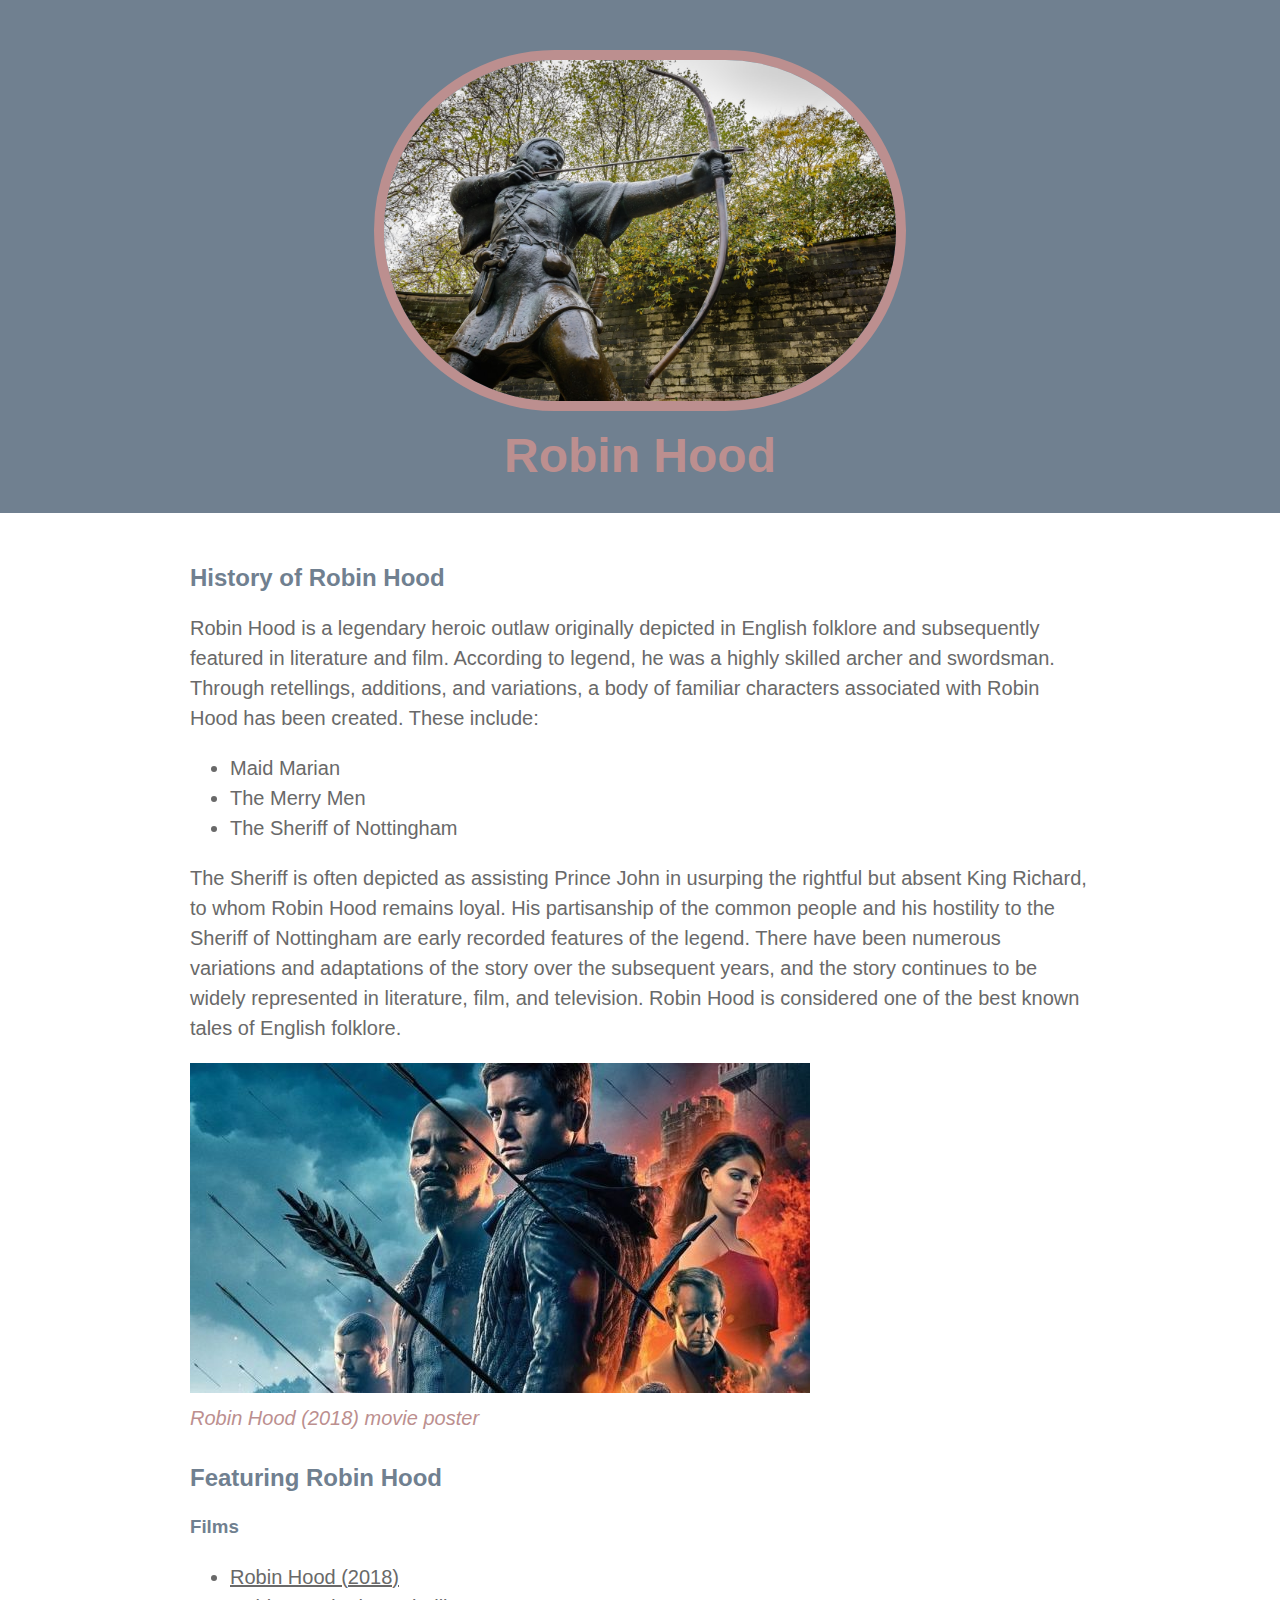
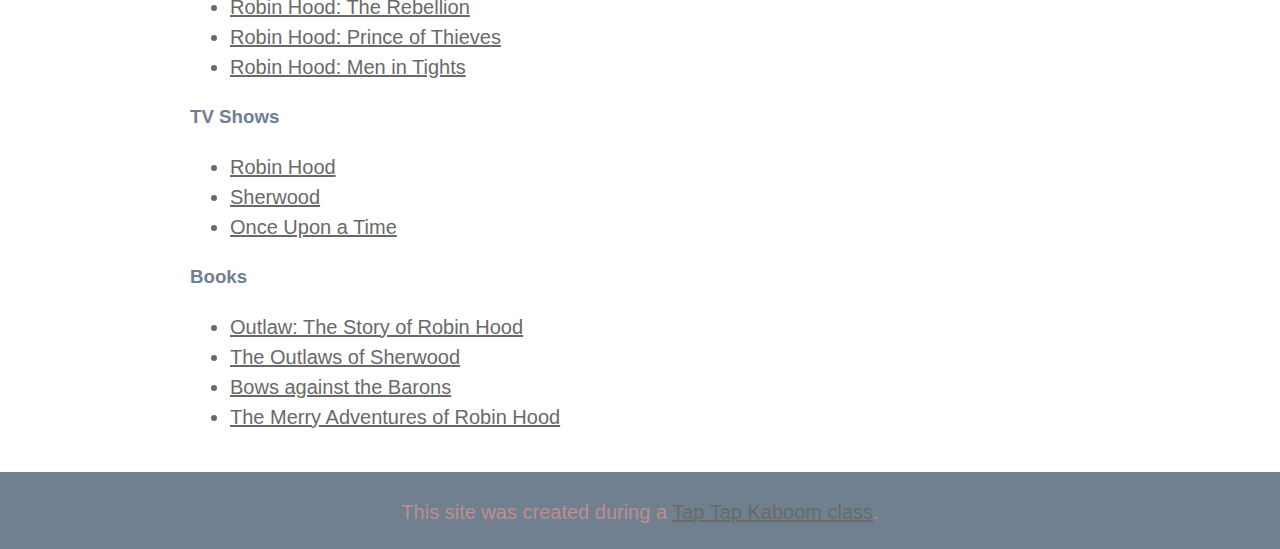
<file: index.html>
<!DOCTYPE html>
<html lang="en" dir="ltr">
  <head>
    <meta charset="utf-8">
    <title>Robin Hood</title>
    <link rel="icon" href="img/robin-hood.jpg">
    <link rel="stylesheet" href="css/robinhood.css" type="text/css">
  </head>
  <body>
    <!-- header element -->
    <header>
      <img src="img/Robin-hood-statue.jpeg" alt="Robin Hood Statue">
      <h1>Robin Hood</h1>
    </header>

    <!-- main element -->
    <main>
      <h2>History of Robin Hood</h2>
      <p>
        Robin Hood is a legendary heroic outlaw originally depicted in English folklore
         and subsequently featured in literature and film.
         According to legend, he was a highly skilled archer and swordsman.
         Through retellings, additions, and variations, a body of familiar characters
         associated with Robin Hood has been created.
         These include:
      </p>
        <ul>
          <li>Maid Marian</li>
          <li>The Merry Men</li>
          <li>The Sheriff of Nottingham</li>
        </ul>
      <p>
        The Sheriff is often depicted as assisting Prince John in usurping the rightful
        but absent King Richard, to whom Robin Hood remains loyal.
        His partisanship of the common people and his hostility to the Sheriff of Nottingham
        are early recorded features of the legend.
        There have been numerous variations and adaptations of the story over the
        subsequent years, and the story continues to be widely represented in literature,
        film, and television.
        Robin Hood is considered one of the best known tales of English folklore.
      </p>
      <img src="img/robinhood-movie.jpg" alt="robin hood movie poster" >
      <p class="caption">Robin Hood (2018) movie poster</p>


      <!-- Robin hood films , tv shows and books -->
      <h2>Featuring Robin Hood</h2>
      <h3>Films</h3>
      <ul>
        <li><a href="https://www.rottentomatoes.com/m/robin_hood_2018" target="_blank"> Robin Hood (2018)</a></li>
        <li><a href="https://www.rottentomatoes.com/m/robin_hood_the_rebellion" target="_blank"> Robin Hood: The Rebellion</a></li>
        <li><a href="https://www.rottentomatoes.com/m/robin_hood_prince_of_thieves" target="_blank"> Robin Hood: Prince of Thieves</a></li>
        <li><a href="https://www.rottentomatoes.com/m/robin_hood_men_in_tights" target="_blank"> Robin Hood: Men in Tights</a></li>
      </ul>
      <h3>TV Shows</h3>
      <ul>
        <li><a href="https://en.wikipedia.org/wiki/Robin_Hood_(2006_TV_series)" target="_blank"> Robin Hood</a></li>
        <li><a href="https://en.wikipedia.org/wiki/Sherwood_(TV_series)" target="_blank"> Sherwood</a></li>
        <li><a href="https://en.wikipedia.org/wiki/Once_Upon_a_Time_(TV_series)" target="_blank"> Once Upon a Time</a></li>
      </ul>
      <h3>Books</h3>
      <ul>
        <li><a href="https://www.amazon.co.uk/Outlaw-story-Robin-Michael-Morpurgo/dp/0007465920" target="_blank">Outlaw: The Story of Robin Hood</a></li>
        <li><a href="https://en.wikipedia.org/wiki/The_Outlaws_of_Sherwood" target="_blank"> The Outlaws of Sherwood</a></li>
        <li><a href="https://en.wikipedia.org/wiki/Bows_against_the_Barons" target="_blank"> Bows against the Barons</a></li>
        <li><a href="https://en.wikipedia.org/wiki/The_Merry_Adventures_of_Robin_Hood" target="_blank"> The Merry Adventures of Robin Hood</a></li>
      </ul>
    </main>

    <!-- Footer element -->
    <footer>
      <p>
        This site was created during a <a href="https://taptapkaboom.com" target="_blank">Tap Tap Kaboom class</a>.
      </p>
    </footer>
  </body>
</html>
</file>
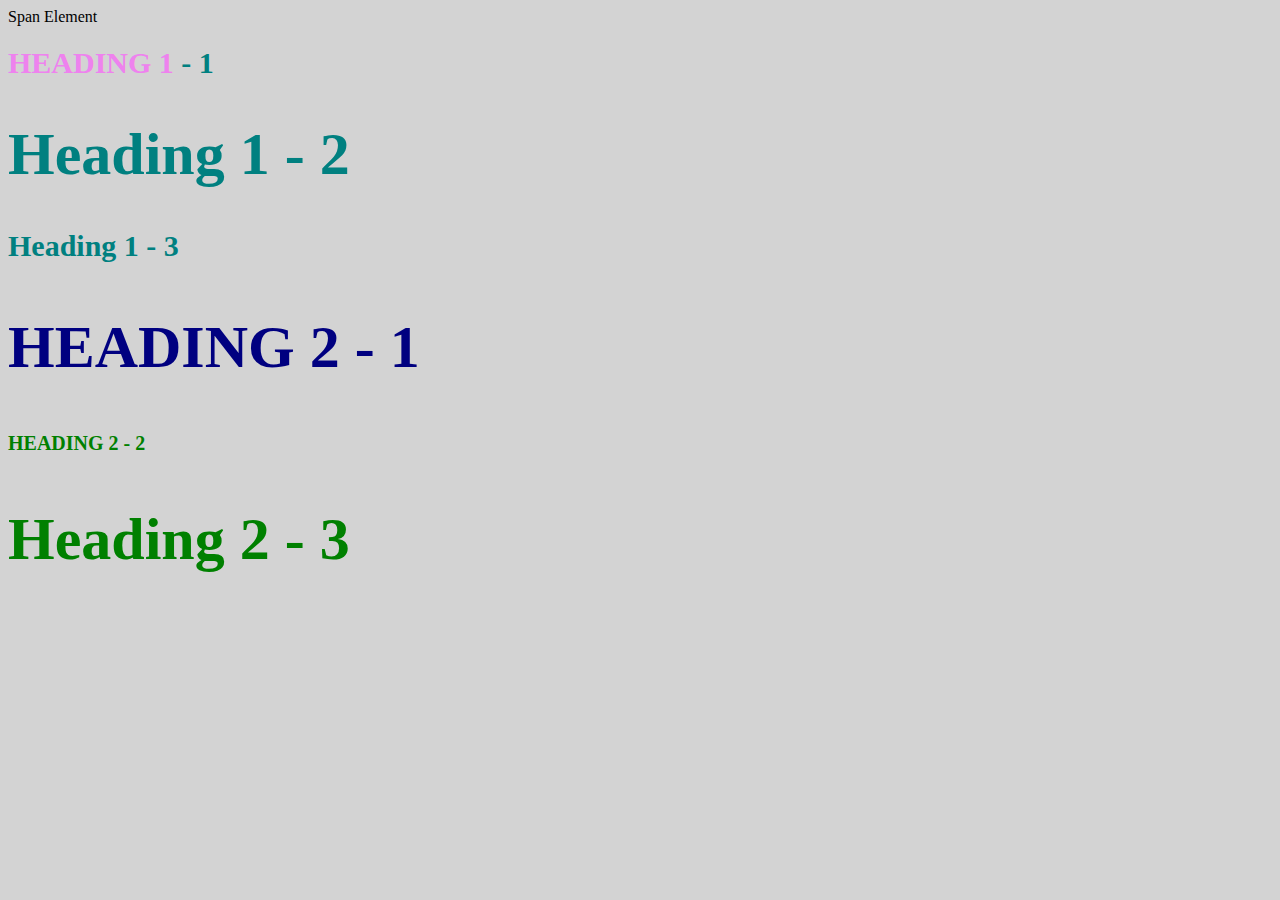
<file: style-test.html>
<!DOCTYPE html>
<html lang="en" dir="ltr">
  <head>
    <meta charset="utf-8">
    <link rel="stylesheet" href="css/test.css" type="text/css">

  </head>
  <body>
    <span>Span Element</span>
    <h1 class = "uppercase"><span>Heading 1</span> - 1</h1>
    <h1 class = "big">Heading 1 - 2</h1>
    <h1>Heading 1 - 3</h1>
    <h2 class = "big uppercase">Heading 2 - 1</h2>
    <h2 class = "uppercase">Heading 2 - 2</h2>
    <h2 class = "big">Heading 2 - 3</h2>
  </body>
</html>
</file>
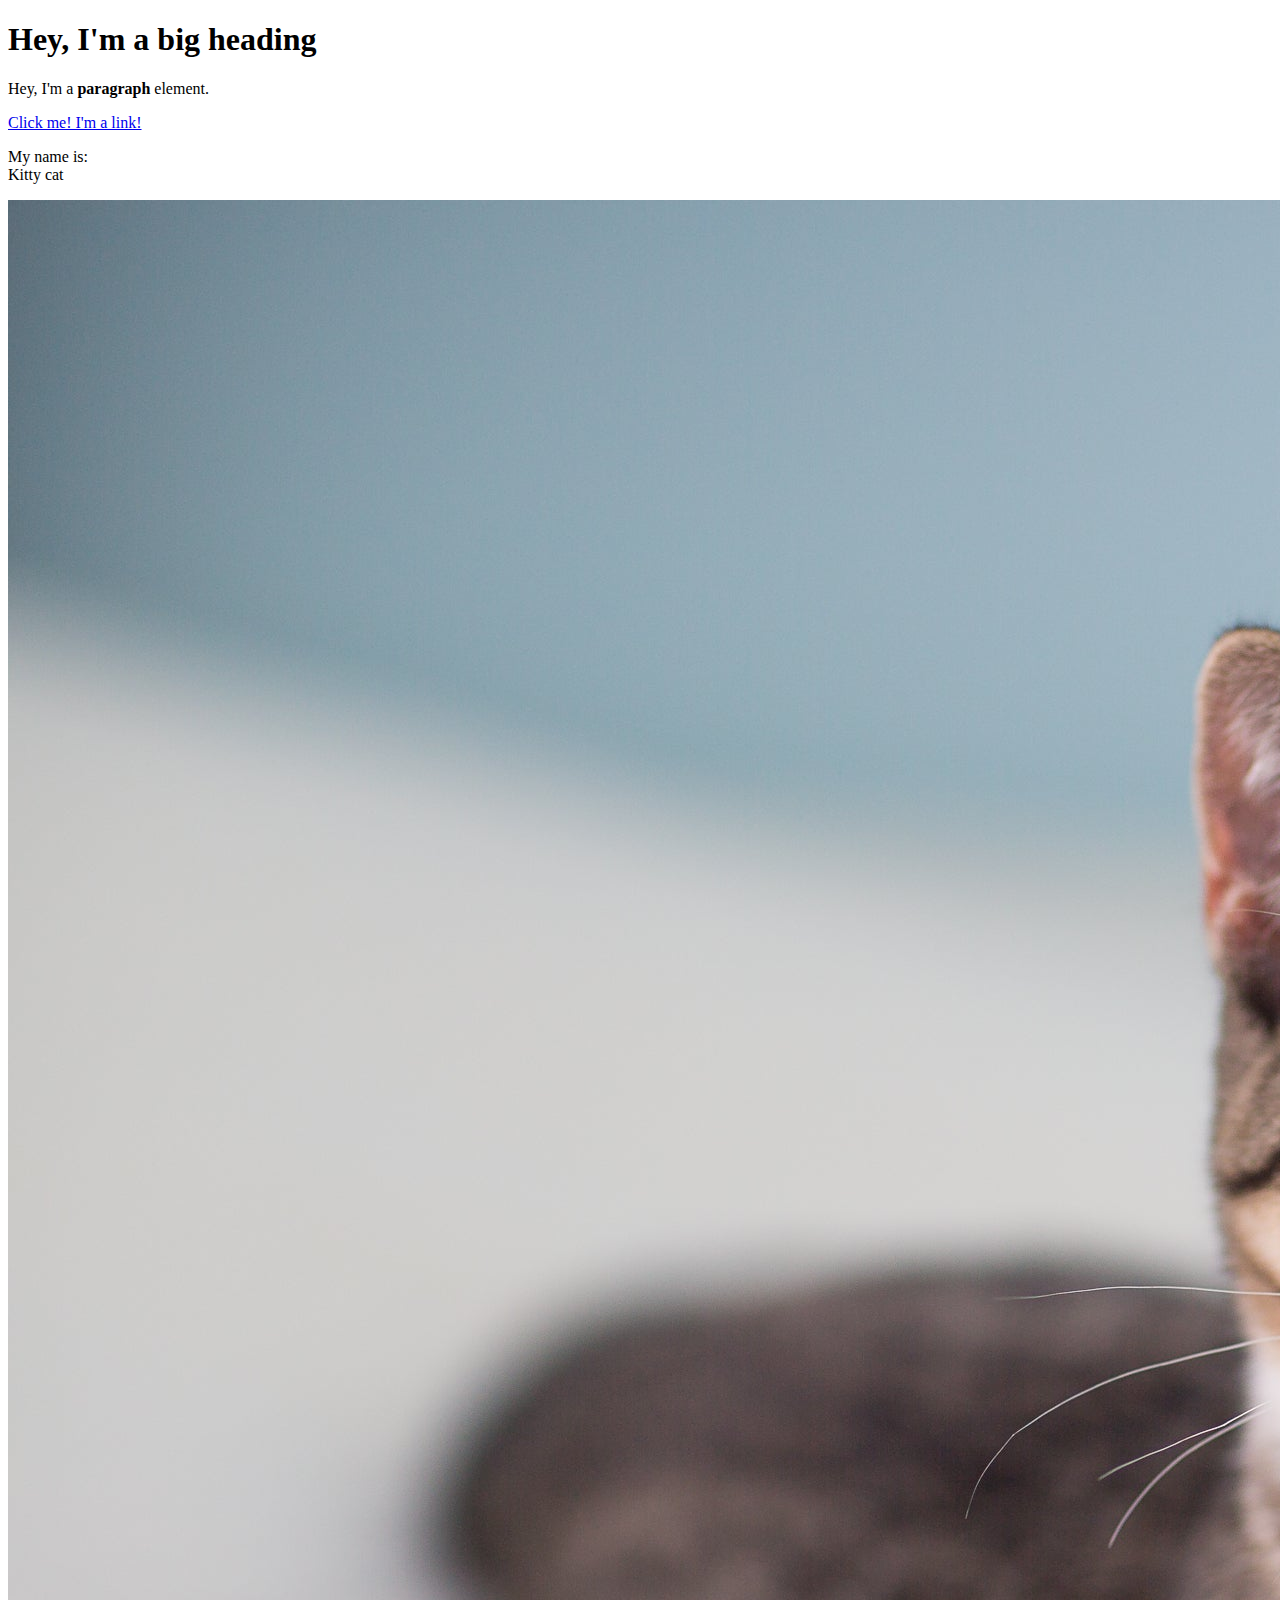
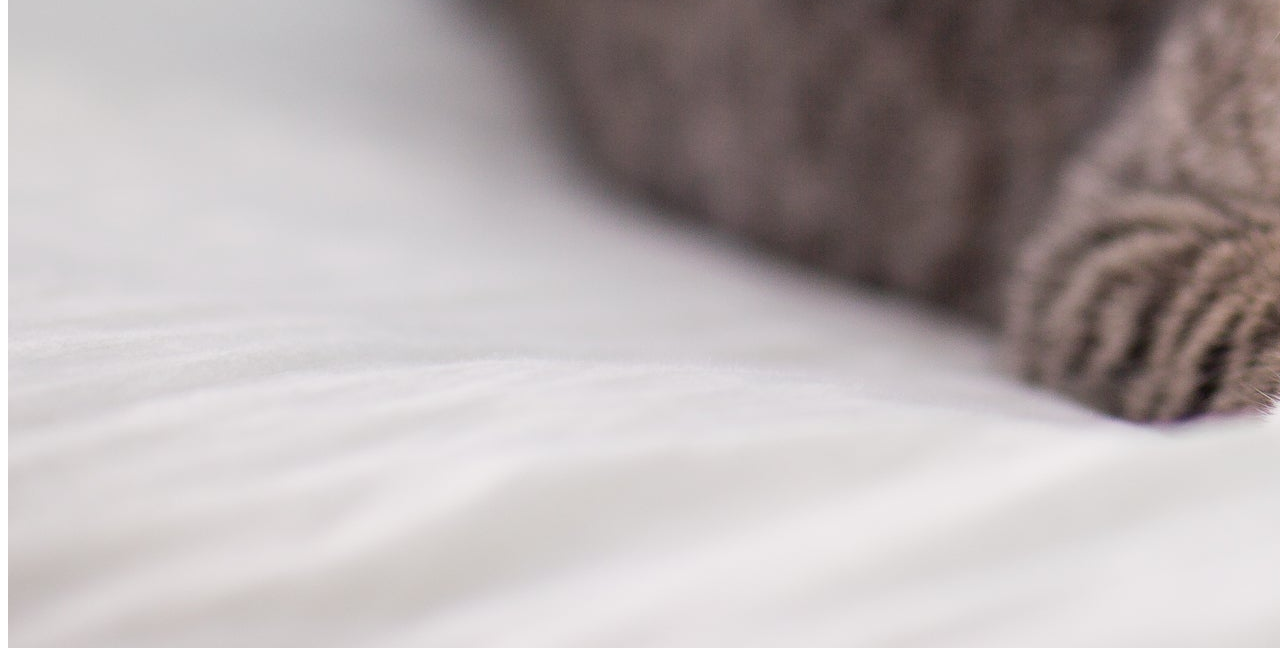
<file: test.html>
<!DOCTYPE html>
<html lang="en" dir="ltr">
  <head>
    <meta charset="utf-8">
    <title>Test page</title>
  </head>
  <body>
    <h1> Hey, I'm a big heading </h1>
    <p> Hey, I'm a <b> paragraph </b> element.</p>
    <a href="https://google.co.uk" target = "_blank" title = "Let's go to Google."> Click me! I'm a link! </a>
    <p>My name is:<br>
    Kitty cat</p>
    <img src="img/cat.jpg" alt="cat">
  </body>
</html>
</file>
<file: css/robinhood.css>
body{
  margin: 0%;
  font-family: Helvetica;
  line-height: 30px;

}

header{
  background-color: slategray;
  text-align: center;
  padding-top: 50px;
  padding-bottom: 10px;
}

header img{
  margin-bottom: -1%;
  width: 40%;
  border-radius: 200px;
  border: 10px solid rosybrown;

}
/* header style */
header h1{
  color: rosybrown;
  font-size: 300%;

}
h2, h3{
  color: slategray;
}

h2{
  margin: 30px 0 10px;
}

/* main style*/
main {
  margin: 0 auto;
  max-width: 900px;
  padding: 20px;

}

main img{
  max-width: 100%;

}

p.caption{
  color: rosybrown;
  font-style: italic;
  margin-top: 0;
}

p, ul{
  color: dimgray;
  font-size: 20px;
}

a{
  color: dimgray;
}
a:hover{
  color: rosybrown;
}

footer{
  background-color: slategray;
  padding-top: 5px;
  padding-bottom: 2px;
  text-align: center;

}
footer p{
  color: rosybrown;
}
</file>
<file: css/test.css>
body{
  background-color: lightgrey;
}
h1{
  font-size: 30px;
  color: teal;
}

h2{
  font-size: 20px;
  color: lightcoral;
}

h2{
  color: green;

}

.big {
  font-size: 60px;
}

.uppercase {
  text-transform: uppercase;
}

.big.uppercase{
  color: navy;
}

h1 span{
  color: violet;
}
</file>
